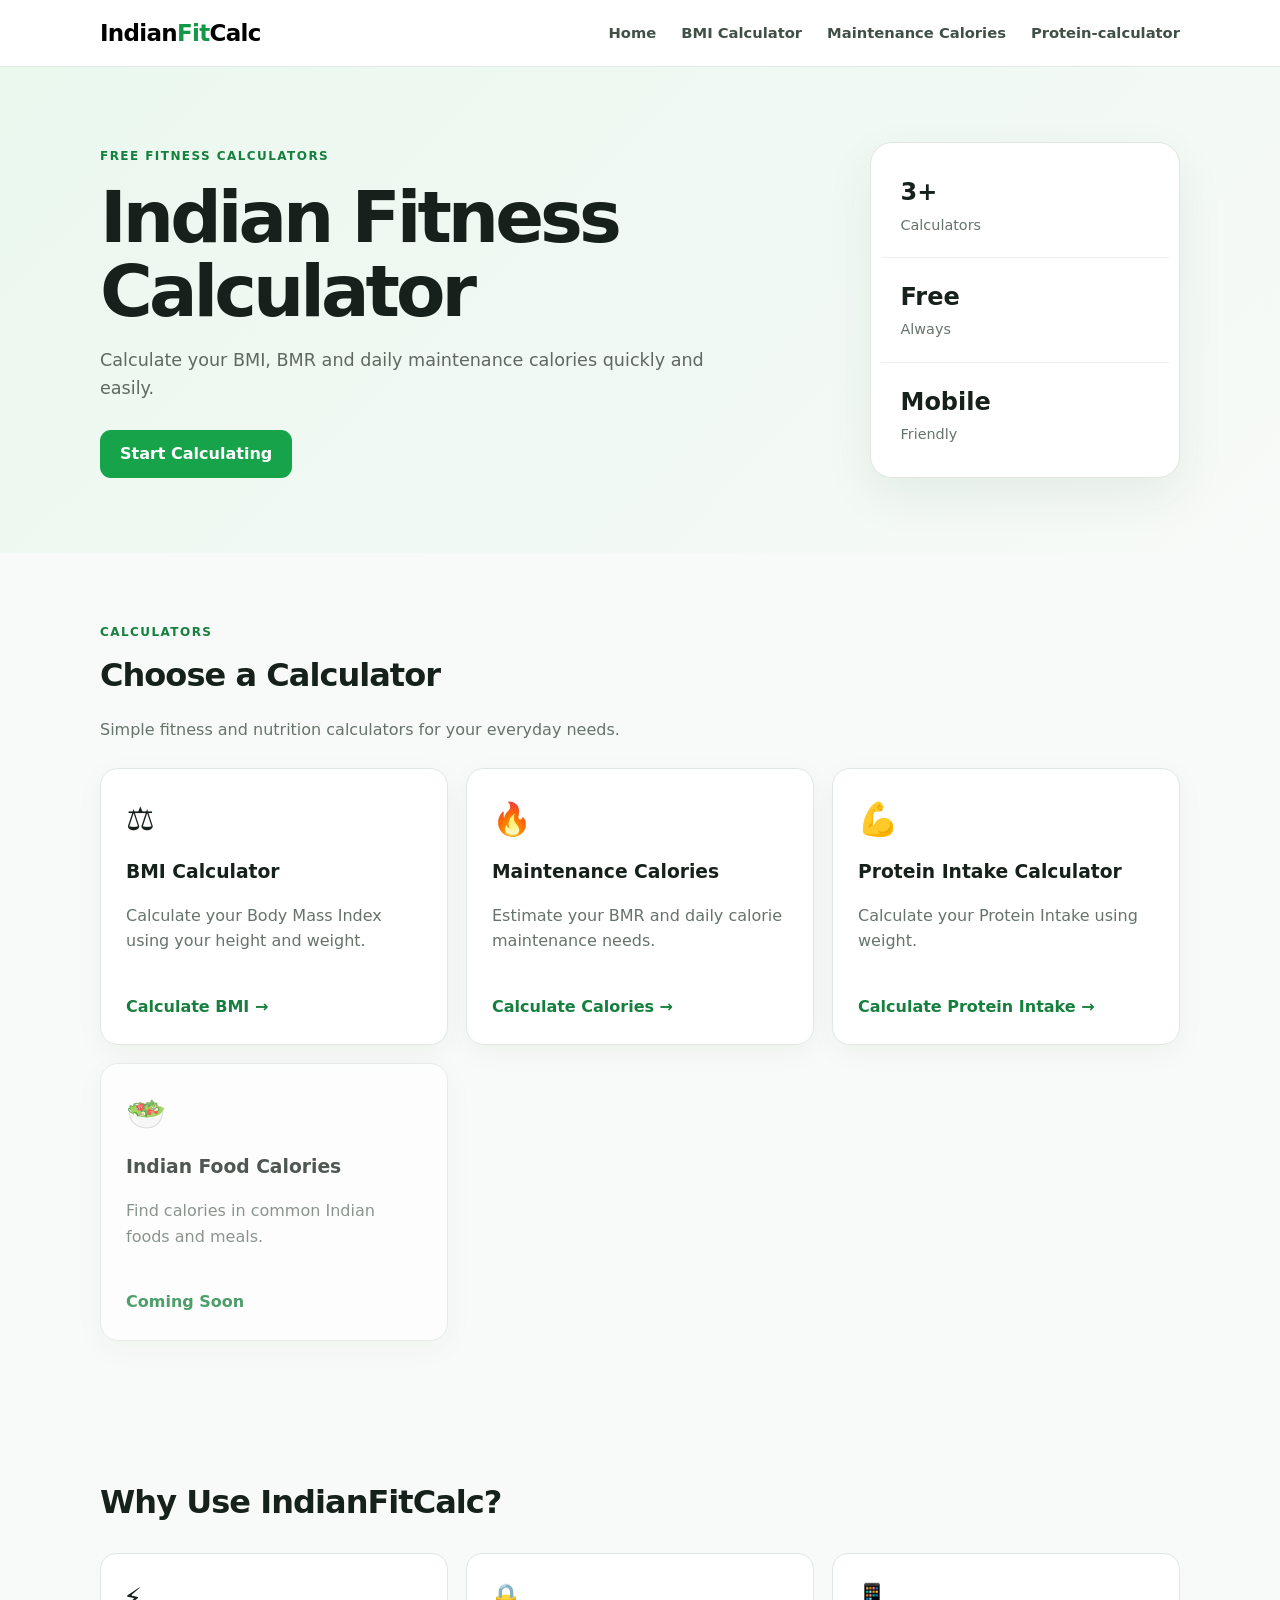
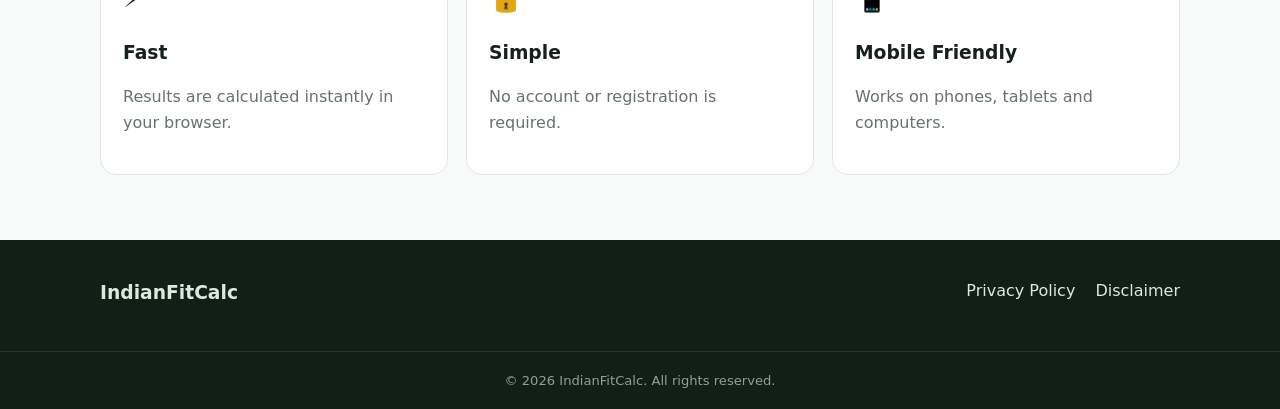
<file: index.html>
<!DOCTYPE html>
<html lang="en">
<head>
    <meta charset="UTF-8">

    <meta name="viewport" content="width=device-width, initial-scale=1.0">

    <meta name="description"
          content="Indian Fitness Calculator - Free BMI, BMR and maintenance calorie calculators for Indians.">

    <meta name="keywords"
          content="BMI calculator India, maintenance calorie calculator, BMR calculator, Indian fitness calculator">

    <meta name="robots" content="index, follow">

    <title>Indian Fitness Calculator - BMI, BMR & Calories</title>

    <link rel="stylesheet" href="style.css">

</head>

<body>

<header class="header">

    <div class="nav-container">

        
<a class="brand" href="index.html">
  Indian<span class="fit">Fit</span><span class="calc">Calc</span>
</a>


        <button class="menu-button" id="menuButton">
            ☰
        </button>

        <nav class="navigation" id="navigation">

            <a href="index.html">Home</a>

            <a href="bmi.html">BMI Calculator</a>

            <a href="maintenance-calories.html">
                Maintenance Calories
            </a>
             <a href="protein-calculator.html">
               Protein-calculator
            </a>

        </nav>

    </div>

</header>


<main>

    <!-- HERO -->

    <section class="hero">

        <div class="container hero-content">

            <div class="hero-text">

                <span class="small-label">
                    FREE FITNESS CALCULATORS
                </span>

                <h1>
                    Indian Fitness Calculator
                </h1>

                <p>
                    Calculate your BMI, BMR and daily maintenance
                    calories quickly and easily.
                </p>

                <a href="#calculators" class="primary-button">
                    Start Calculating
                </a>

            </div>

            <div class="hero-box">

                <div>
                    <strong>3+</strong>
                    <span>Calculators</span>
                </div>

                <div>
                    <strong>Free</strong>
                    <span>Always</span>
                </div>

                <div>
                    <strong>Mobile</strong>
                    <span>Friendly</span>
                </div>

            </div>

        </div>

    </section>


    <!-- TOP AD -->

    <div class="container">

        <div class="ad-container">

            <span>
  </span>

            <!--
            =================================================
            PASTE YOUR AD NETWORK CODE HERE
            =================================================

            Example:

            <script>
            YOUR AD CODE
            </script>

            IMPORTANT:
            Use the ad network's responsive ad unit
            whenever available.
            -->

        </div>

    </div>


    <!-- CALCULATORS -->

    <section class="container section" id="calculators">

        <div class="section-heading">

            <span class="small-label">
                CALCULATORS
            </span>

            <h2>
                Choose a Calculator
            </h2>

            <p>
                Simple fitness and nutrition calculators
                for your everyday needs.
            </p>

        </div>


        <div class="calculator-grid">


            <!-- BMI -->

            <a href="bmi.html" class="calculator-card">

                <div class="calculator-icon">
                    ⚖️
                </div>

                <h3>
                    BMI Calculator
                </h3>

                <p>
                    Calculate your Body Mass Index using
                    your height and weight.
                </p>

                <span class="card-link">
                    Calculate BMI →
                </span>

            </a>


            <!-- MAINTENANCE -->

            <a href="maintenance-calories.html"
               class="calculator-card">

                <div class="calculator-icon">
                    🔥
                </div>

                <h3>
                    Maintenance Calories
                </h3>

                <p>
                    Estimate your BMR and daily calorie
                    maintenance needs.
                </p>

                <span class="card-link">
                    Calculate Calories →
                </span>

            </a>


            <a href="protein-calculator.html" class="calculator-card">

                <div class="calculator-icon">
                    💪
                </div>

                <h3>
                    Protein Intake Calculator
                </h3>

                <p>
                    Calculate your Protein Intake using
                     weight.
                </p>

                <span class="card-link">
                    Calculate Protein Intake →
                </span>

            </a>


            <!-- COMING SOON -->

            <div class="calculator-card coming-soon">

                <div class="calculator-icon">
                    🥗
                </div>

                <h3>
                    Indian Food Calories
                </h3>

                <p>
                    Find calories in common Indian foods
                    and meals.
                </p>

                <span class="card-link">
                    Coming Soon
                </span>

            </div>

        </div>

    </section>


    <!-- MIDDLE AD -->

    <div class="container">

        <div class="ad-container">

            <span></span>

        </div>

    </div>


    <!-- WHY US -->

    <section class="container section">

        <div class="section-heading">

            <h2>
                Why Use IndianFitCalc?
            </h2>

        </div>


        <div class="features">

            <div class="feature">

                <div class="feature-icon">
                    ⚡
                </div>

                <h3>
                    Fast
                </h3>

                <p>
                    Results are calculated instantly
                    in your browser.
                </p>

            </div>


            <div class="feature">

                <div class="feature-icon">
                    🔒
                </div>

                <h3>
                    Simple
                </h3>

                <p>
                    No account or registration
                    is required.
                </p>

            </div>


            <div class="feature">

                <div class="feature-icon">
                    📱
                </div>

                <h3>
                    Mobile Friendly
                </h3>

                <p>
                    Works on phones, tablets
                    and computers.
                </p>

            </div>

        </div>

    </section>


</main>


<footer class="footer">

    <div class="container footer-content">

        <div>

            <h3>
                IndianFitCalc
            </h3>

           

        </div>


        <div class="footer-links">

            <a href="privacy.html">
                Privacy Policy
            </a>

            <a href="disclaimer.html">
                Disclaimer
            </a>

        </div>

    </div>


    <div class="copyright">

        © 2026 IndianFitCalc. All rights reserved.

    </div>

</footer>


<script src="main.js"></script>

</body>
</html>
</file>
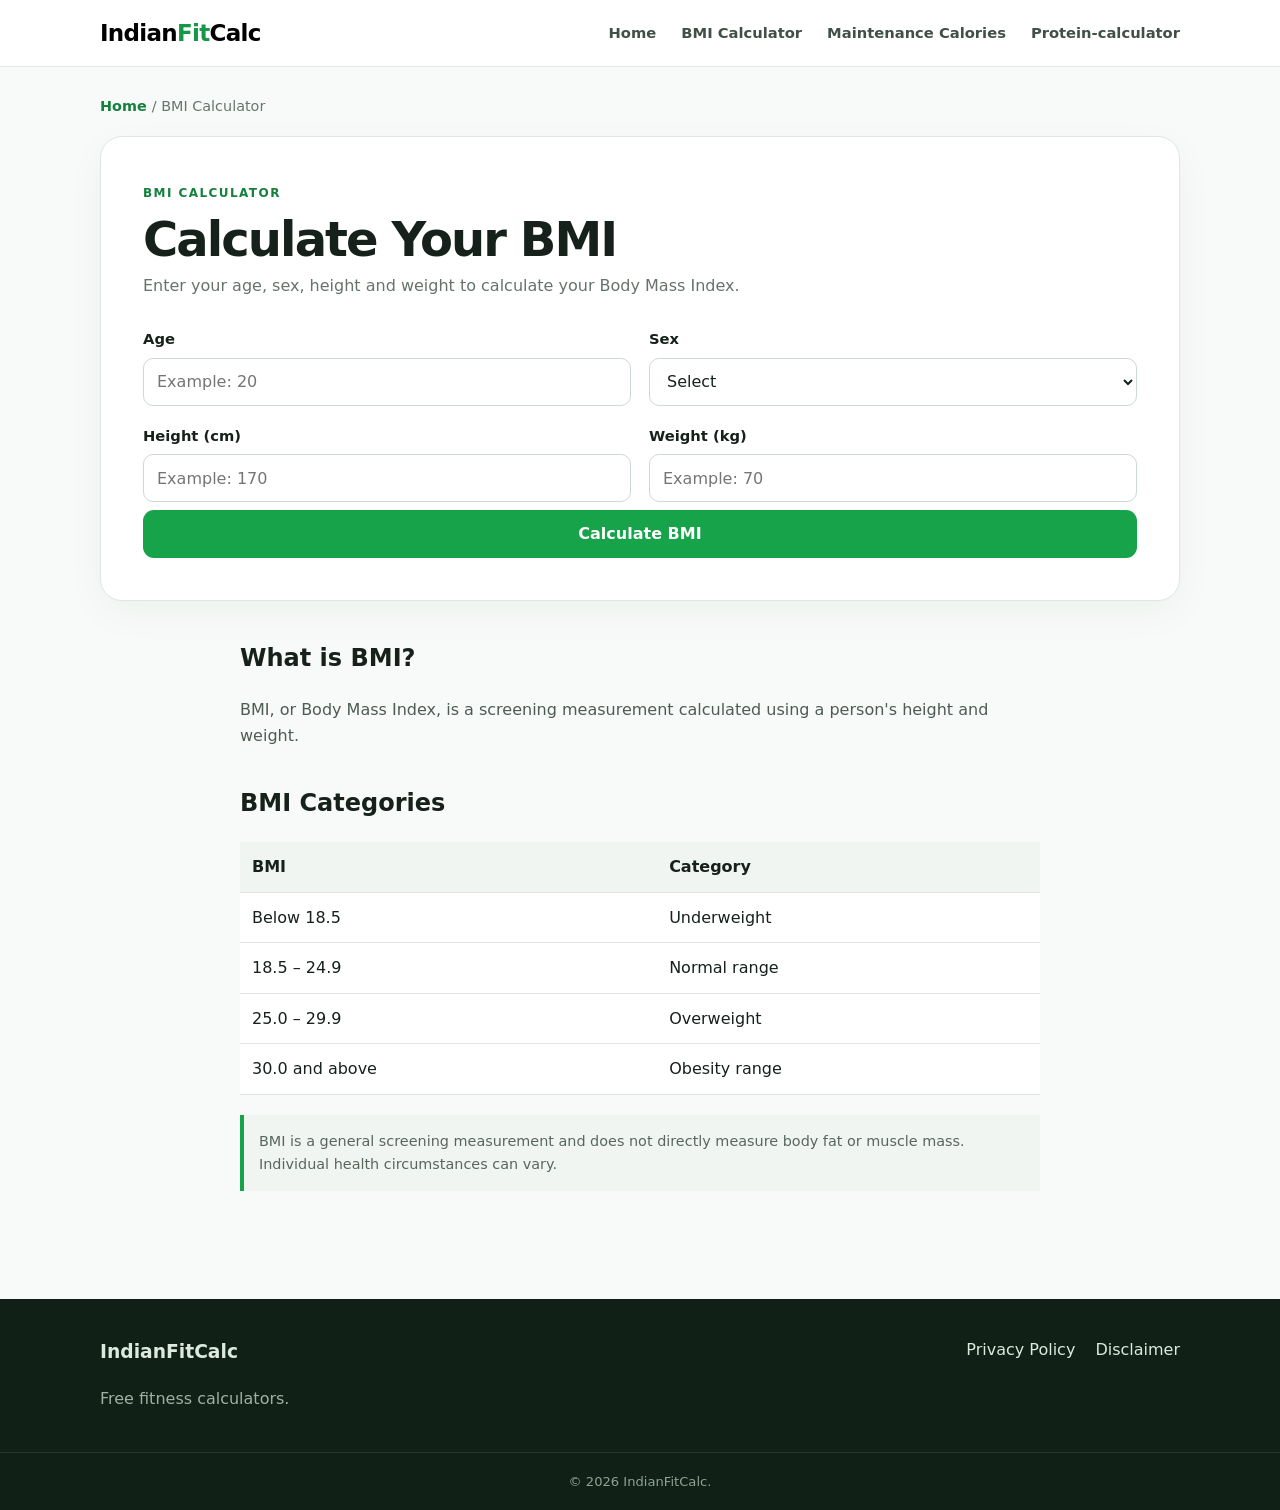
<file: bmi.html>
<!DOCTYPE html>
<html lang="en">

<head>

    <meta charset="UTF-8">

    <meta name="viewport"
          content="width=device-width, initial-scale=1.0">

    <meta name="description"
          content="Free BMI calculator for adults. Calculate BMI using your height and weight.">

    <meta name="robots"
          content="index, follow">

    <title>BMI Calculator - Calculate Your BMI | IndianFitCalc</title>

    <link rel="stylesheet" href="style.css">
    

</head>


<body>


<header class="header">

    <div class="nav-container">

       
<a class="brand" href="index.html">
  Indian<span class="fit">Fit</span><span class="calc">Calc</span>
</a>


        <button class="menu-button" id="menuButton">
            ☰
        </button>

        <nav class="navigation" id="navigation">

            <a href="index.html">
                Home
            </a>

            <a href="bmi.html">
                BMI Calculator
            </a>

            <a href="maintenance-calories.html">
                Maintenance Calories
            </a>
             <a href="protein-calculator.html">
                Protein-calculator
            </a>


        </nav>

    </div>

</header>


<main class="container calculator-page">


    <div class="breadcrumb">

        <a href="index.html">
            Home
        </a>

        /

        BMI Calculator

    </div>


    <!-- CALCULATOR -->

    <section class="calculator-box">

        <span class="small-label">
            BMI CALCULATOR
        </span>

        <h1>
            Calculate Your BMI
        </h1>

        <p class="calculator-description">
            Enter your age, sex, height and weight
            to calculate your Body Mass Index.
        </p>


        <form id="bmiForm">


            <div class="form-grid">


                <div class="form-group">

                    <label for="bmiAge">
                        Age
                    </label>

                    <input
                        type="number"
                        id="bmiAge"
                        placeholder="Example: 20"
                        min="18"
                        max="120"
                        required
                    >

                </div>


                <div class="form-group">

                    <label for="bmiSex">
                        Sex
                    </label>

                    <select id="bmiSex" required>

                        <option value="">
                            Select
                        </option>

                        <option value="male">
                            Male
                        </option>

                        <option value="female">
                            Female
                        </option>

                    </select>

                </div>


                <div class="form-group">

                    <label for="bmiHeight">
                        Height (cm)
                    </label>

                    <input
                        type="number"
                        id="bmiHeight"
                        placeholder="Example: 170"
                        min="100"
                        max="250"
                        step="0.1"
                        required
                    >

                </div>


                <div class="form-group">

                    <label for="bmiWeight">
                        Weight (kg)
                    </label>

                    <input
                        type="number"
                        id="bmiWeight"
                        placeholder="Example: 70"
                        min="20"
                        max="300"
                        step="0.1"
                        required
                    >

                </div>


            </div>


            <button
                type="submit"
                class="primary-button full-button">

                Calculate BMI

            </button>


        </form>

    </section>


    <!-- AD -->

    


    <!-- RESULT -->

    <section
        class="result-box hidden"
        id="bmiResult">


        <span class="small-label">
            YOUR RESULT
        </span>


        <h2>
            Your BMI
        </h2>


        <div class="big-result">

            <strong id="bmiNumber">
                --
            </strong>

        </div>


        <div
            class="result-category"
            id="bmiCategory">

            --

        </div>


        <p id="bmiMessage">
            --

        </p>


        <div class="result-buttons">

            <button
                class="secondary-button"
                id="bmiRecalculate">

                Recalculate

            </button>


            <a
                href="maintenance-calories.html"
                class="primary-button">

                Calculate Maintenance Calories →

            </a>

        </div>


    </section>


    <!-- RESULT AD -->

    

        <!-- PASTE RESPONSIVE AD CODE HERE -->

    


    <!-- INFORMATION -->

    <article class="content">

        <h2>
            What is BMI?
        </h2>

        <p>
            BMI, or Body Mass Index, is a screening
            measurement calculated using a person's
            height and weight.
        </p>


        <h2>
            BMI Categories
        </h2>


        <div class="table-wrapper">

            <table>

                <thead>

                    <tr>

                        <th>
                            BMI
                        </th>

                        <th>
                            Category
                        </th>

                    </tr>

                </thead>


                <tbody>

                    <tr>
                        <td>Below 18.5</td>
                        <td>Underweight</td>
                    </tr>

                    <tr>
                        <td>18.5 – 24.9</td>
                        <td>Normal range</td>
                    </tr>

                    <tr>
                        <td>25.0 – 29.9</td>
                        <td>Overweight</td>
                    </tr>

                    <tr>
                        <td>30.0 and above</td>
                        <td>Obesity range</td>
                    </tr>

                </tbody>

            </table>

        </div>


        <p class="notice">
            BMI is a general screening measurement and
            does not directly measure body fat or muscle
            mass. Individual health circumstances can vary.
        </p>

    </article>


</main>


<footer class="footer">

    <div class="container footer-content">

        <div>

            <h3>
                IndianFitCalc
            </h3>

            <p>
                Free fitness calculators.
            </p>

        </div>


        <div class="footer-links">

            <a href="privacy.html">
                Privacy Policy
            </a>

            <a href="disclaimer.html">
                Disclaimer
            </a>

        </div>

    </div>


    <div class="copyright">

        © 2026 IndianFitCalc.

    </div>

</footer>


<script src="main.js"></script>

<script src="bmi.js"></script>


</body>

</html>
</file>
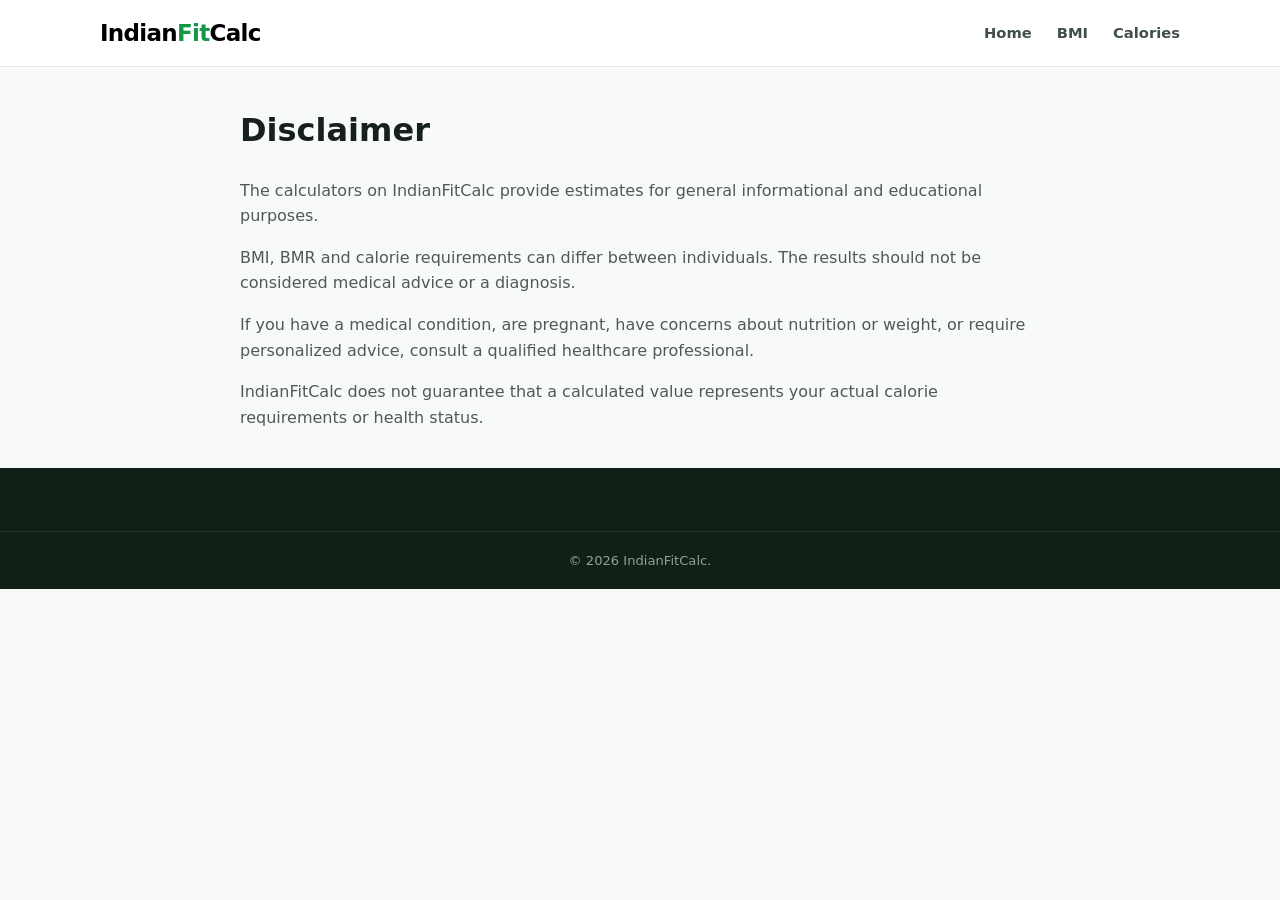
<file: disclaimer.html>
<!DOCTYPE html>
<html lang="en">

<head>

    <meta charset="UTF-8">

    <meta name="viewport"
          content="width=device-width, initial-scale=1.0">

    <title>Disclaimer | IndianFitCalc</title>

    <link rel="stylesheet" href="style.css">
</head>

<body>


<header class="header">

    <div class="nav-container">

       
<a class="brand" href="index.html">
  Indian<span class="fit">Fit</span><span class="calc">Calc</span>
</a>


        <nav class="navigation">

            <a href="index.html">
                Home
            </a>

            <a href="bmi.html">
                BMI
            </a>

            <a href="maintenance-calories.html">
                Calories
            </a>

        </nav>

    </div>

</header>


<main class="container content">

    <h1>
        Disclaimer
    </h1>


    <p>
        The calculators on IndianFitCalc provide
        estimates for general informational and
        educational purposes.
    </p>


    <p>
        BMI, BMR and calorie requirements can differ
        between individuals. The results should not
        be considered medical advice or a diagnosis.
    </p>


    <p>
        If you have a medical condition, are pregnant,
        have concerns about nutrition or weight,
        or require personalized advice, consult a
        qualified healthcare professional.
    </p>


    <p>
        IndianFitCalc does not guarantee that a
        calculated value represents your actual
        calorie requirements or health status.
    </p>

</main>


<footer class="footer">

    <div class="copyright">
        © 2026 IndianFitCalc.
    </div>

</footer>


</body>

</html>
</file>
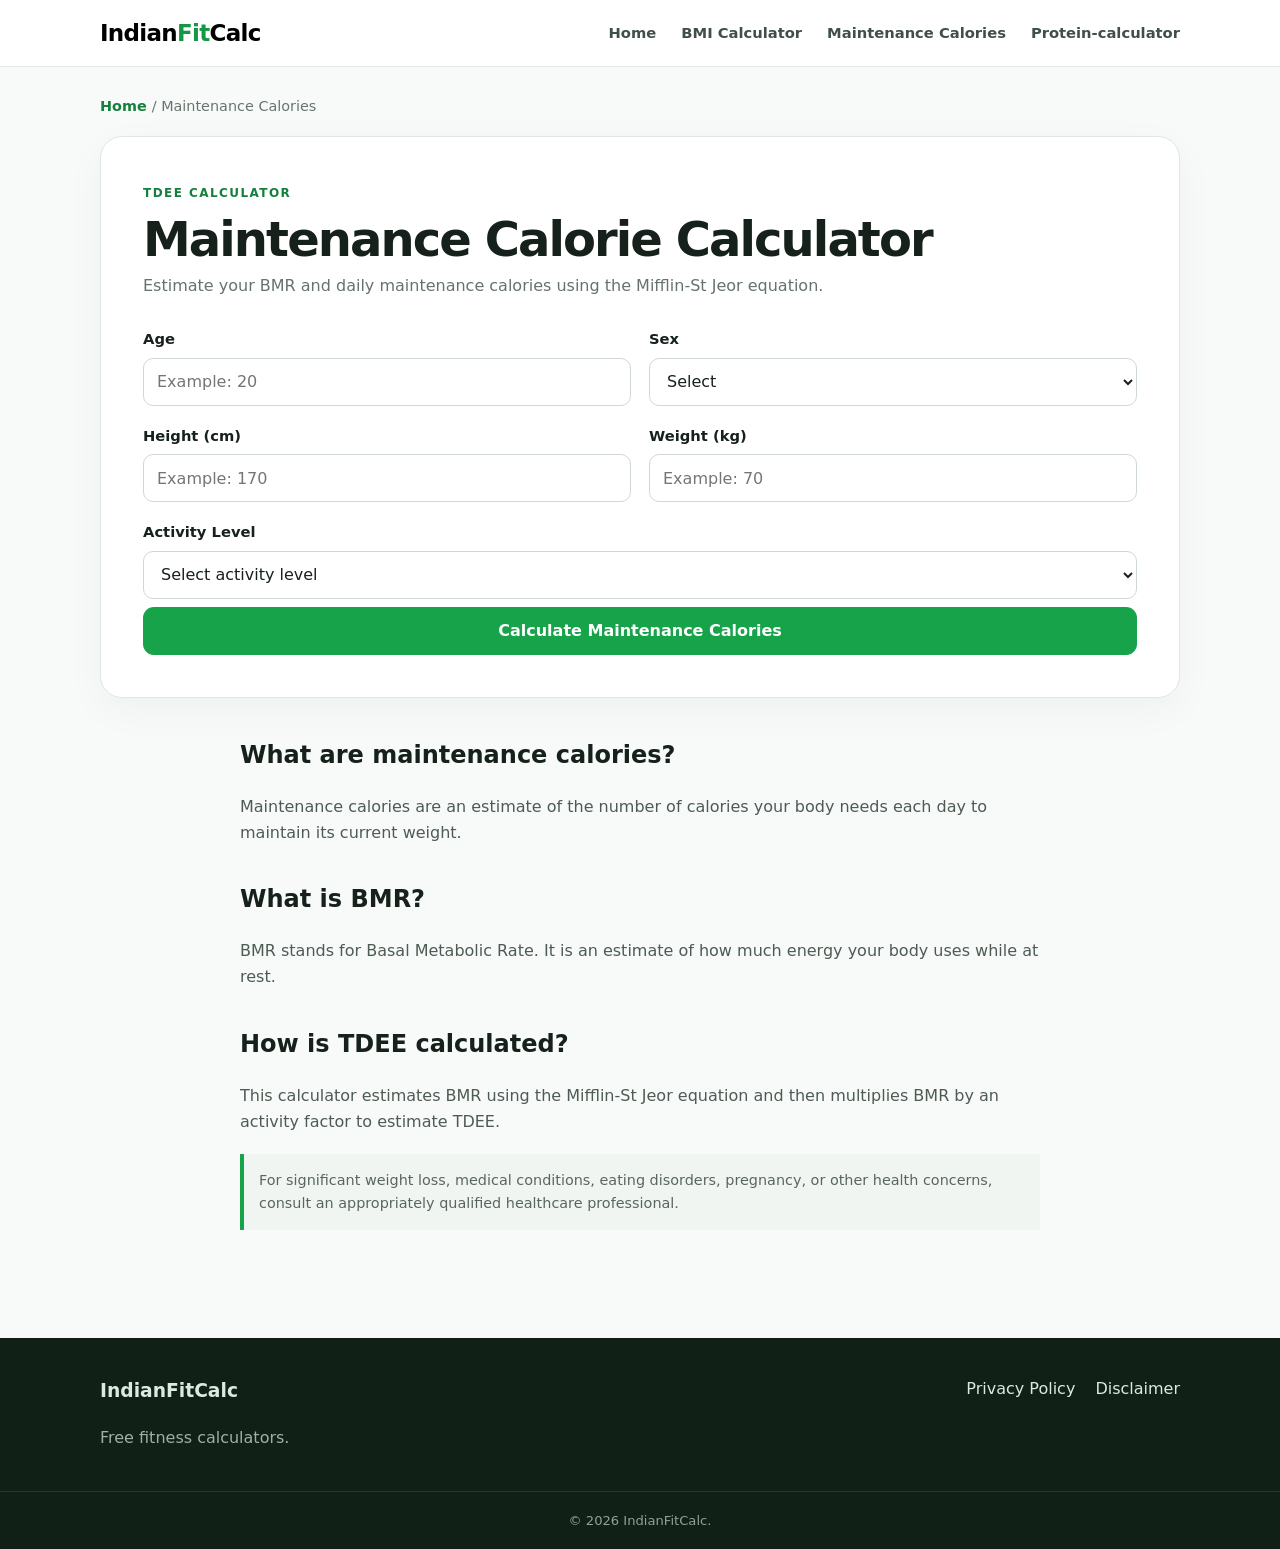
<file: maintenance-calories.html>
<!DOCTYPE html>
<html lang="en">

<head>

    <meta charset="UTF-8">

    <meta name="viewport"
          content="width=device-width, initial-scale=1.0">

    <meta name="description"
          content="Free maintenance calorie calculator. Calculate BMR and daily TDEE using age, height, weight and activity level.">

    <meta name="robots"
          content="index, follow">

    <title>Maintenance Calorie Calculator | IndianFitCalc</title>

    <link rel="stylesheet" href="style.css">
   

</head>


<body>


<header class="header">

    <div class="nav-container">

        
<a class="brand" href="index.html">
  Indian<span class="fit">Fit</span><span class="calc">Calc</span>
</a>

        <button class="menu-button" id="menuButton">
            ☰
        </button>

        <nav class="navigation" id="navigation">

            <a href="index.html">
                Home
            </a>

            <a href="bmi.html">
                BMI Calculator
            </a>

            <a href="maintenance-calories.html">
                Maintenance Calories
            </a>
            <a href="protein-calculator.html">
                Protein-calculator
            </a>


        </nav>

    </div>

</header>


<main class="container calculator-page">


    <div class="breadcrumb">

        <a href="index.html">
            Home
        </a>

        /

        Maintenance Calories

    </div>


    <section class="calculator-box">

        <span class="small-label">
            TDEE CALCULATOR
        </span>


        <h1>
            Maintenance Calorie Calculator
        </h1>


        <p class="calculator-description">

            Estimate your BMR and daily maintenance
            calories using the Mifflin-St Jeor equation.

        </p>


        <form id="calorieForm">


            <div class="form-grid">


                <div class="form-group">

                    <label for="calorieAge">
                        Age
                    </label>

                    <input
                        type="number"
                        id="calorieAge"
                        placeholder="Example: 20"
                        min="18"
                        max="120"
                        required
                    >

                </div>


                <div class="form-group">

                    <label for="calorieSex">
                        Sex
                    </label>

                    <select id="calorieSex" required>

                        <option value="">
                            Select
                        </option>

                        <option value="male">
                            Male
                        </option>

                        <option value="female">
                            Female
                        </option>

                    </select>

                </div>


                <div class="form-group">

                    <label for="calorieHeight">
                        Height (cm)
                    </label>

                    <input
                        type="number"
                        id="calorieHeight"
                        placeholder="Example: 170"
                        min="100"
                        max="250"
                        step="0.1"
                        required
                    >

                </div>


                <div class="form-group">

                    <label for="calorieWeight">
                        Weight (kg)
                    </label>

                    <input
                        type="number"
                        id="calorieWeight"
                        placeholder="Example: 70"
                        min="20"
                        max="300"
                        step="0.1"
                        required
                    >

                </div>


                <div class="form-group full-width">

                    <label for="activity">
                        Activity Level
                    </label>

                    <select id="activity" required>

                        <option value="">
                            Select activity level
                        </option>

                        <option value="1.2">
                            Sedentary — little or no exercise
                        </option>

                        <option value="1.375">
                            Lightly active — exercise 1–3 days/week
                        </option>

                        <option value="1.55">
                            Moderately active — exercise 3–5 days/week
                        </option>

                        <option value="1.725">
                            Very active — exercise 6–7 days/week
                        </option>

                        <option value="1.9">
                            Extra active — very hard training
                        </option>

                    </select>

                </div>


            </div>


            <button
                type="submit"
                class="primary-button full-button">

                Calculate Maintenance Calories

            </button>


        </form>

    </section>


    <!-- AD -->

    <div class="ad-container">

        <span>
           
        </span>

        <!-- PASTE RESPONSIVE AD CODE HERE -->

    </div>


    <!-- RESULT -->

    <section
        class="result-box hidden"
        id="calorieResult">


        <span class="small-label">
            YOUR RESULT
        </span>


        <h2>
            Estimated Maintenance Calories
        </h2>


        <div class="big-result">

            <strong id="tdeeNumber">
                --
            </strong>

            <span>
                kcal/day
            </span>

        </div>


        <div class="calorie-results">


            <div>

                <span>
                    BMR
                </span>

                <strong id="bmrNumber">
                    --
                </strong>

            </div>


            <div>

                <span>
                    Weight Loss Guide
                </span>

                <strong id="lossNumber">
                    --
                </strong>

            </div>


            <div>

                <span>
                    Weight Gain Guide
                </span>

                <strong id="gainNumber">
                    --
                </strong>

            </div>


        </div>


        <p class="notice">

            These values are estimates. Actual calorie
            requirements can differ between individuals.

        </p>


        <div class="result-buttons">

            <button
                class="secondary-button"
                id="calorieRecalculate">

                Recalculate

            </button>


            <a
                href="bmi.html"
                class="primary-button">

                Calculate BMI →

            </a>

        </div>


    </section>


    <!-- AD -->

    <div class="ad-container">

        <span>
            
        </span>

        <!-- PASTE RESPONSIVE AD CODE HERE -->

    </div>


    <!-- CONTENT -->

    <article class="content">


        <h2>
            What are maintenance calories?
        </h2>


        <p>

            Maintenance calories are an estimate of the
            number of calories your body needs each day
            to maintain its current weight.

        </p>


        <h2>
            What is BMR?
        </h2>


        <p>

            BMR stands for Basal Metabolic Rate. It is
            an estimate of how much energy your body uses
            while at rest.

        </p>


        <h2>
            How is TDEE calculated?
        </h2>


        <p>

            This calculator estimates BMR using the
            Mifflin-St Jeor equation and then multiplies
            BMR by an activity factor to estimate TDEE.

        </p>


        <p class="notice">

            For significant weight loss, medical conditions,
            eating disorders, pregnancy, or other health
            concerns, consult an appropriately qualified
            healthcare professional.

        </p>


    </article>


</main>


<footer class="footer">

    <div class="container footer-content">

        <div>

            <h3>
                IndianFitCalc
            </h3>

            <p>
                Free fitness calculators.
            </p>

        </div>


        <div class="footer-links">

            <a href="privacy.html">
                Privacy Policy
            </a>

            <a href="disclaimer.html">
                Disclaimer
            </a>

        </div>

    </div>


    <div class="copyright">

        © 2026 IndianFitCalc.

    </div>

</footer>


<script src="main.js"></script>

<script src="calories.js"></script>


</body>

</html>
</file>
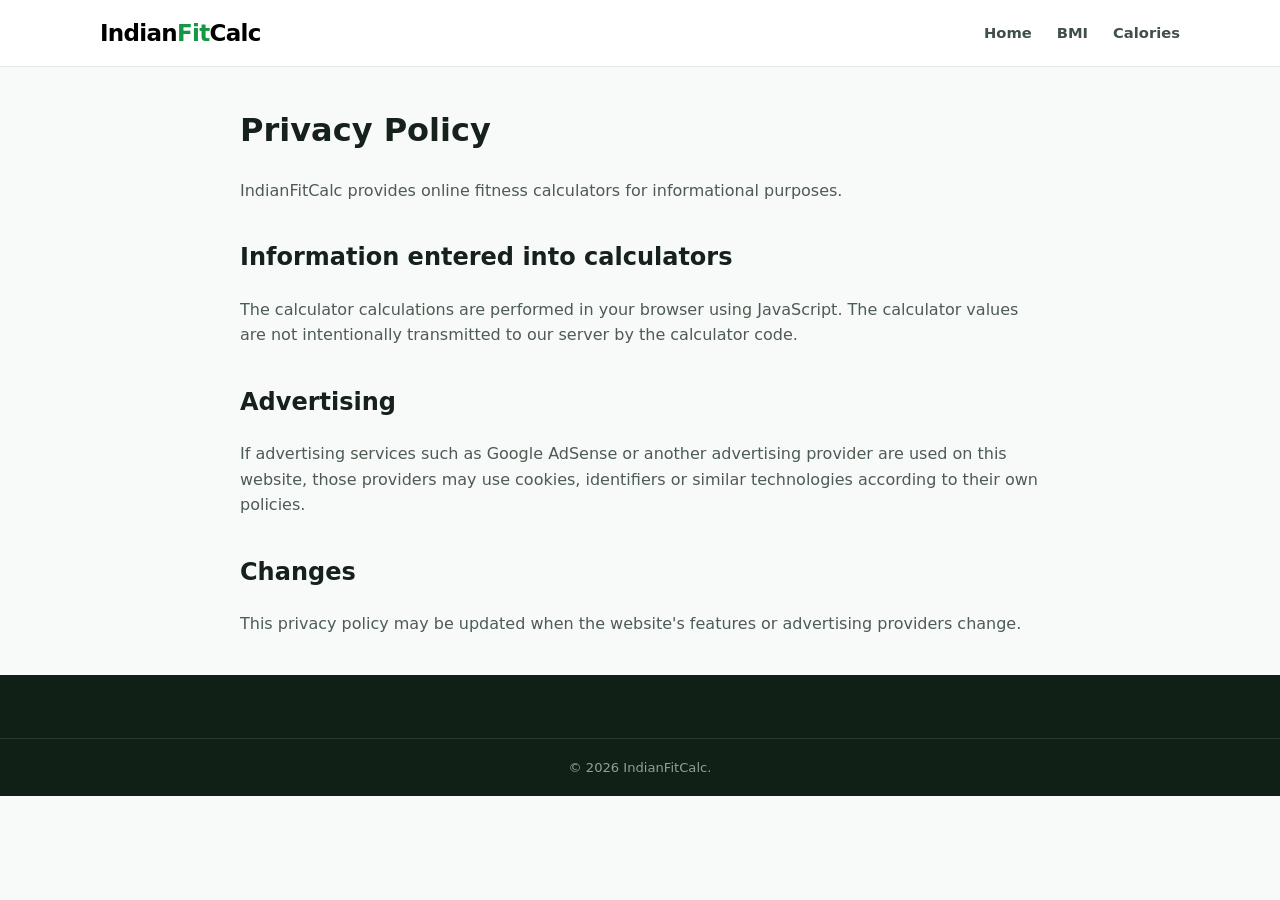
<file: privacy.html>
<!DOCTYPE html>
<html lang="en">

<head>

    <meta charset="UTF-8">

    <meta name="viewport"
          content="width=device-width, initial-scale=1.0">

    <title>Privacy Policy | IndianFitCalc</title>

    <link rel="stylesheet" href="style.css">
    

</head>

<body>


<header class="header">

    <div class="nav-container">

        
<a class="brand" href="index.html">
  Indian<span class="fit">Fit</span><span class="calc">Calc</span>
</a>


        <nav class="navigation">

            <a href="index.html">
                Home
            </a>

            <a href="bmi.html">
                BMI
            </a>

            <a href="maintenance-calories.html">
                Calories
            </a>

        </nav>

    </div>

</header>


<main class="container content">

    <h1>
        Privacy Policy
    </h1>


    <p>
        IndianFitCalc provides online fitness calculators
        for informational purposes.
    </p>


    <h2>
        Information entered into calculators
    </h2>


    <p>
        The calculator calculations are performed in
        your browser using JavaScript. The calculator
        values are not intentionally transmitted to
        our server by the calculator code.
    </p>


    <h2>
        Advertising
    </h2>


    <p>
        If advertising services such as Google AdSense
        or another advertising provider are used on
        this website, those providers may use cookies,
        identifiers or similar technologies according
        to their own policies.
    </p>


    <h2>
        Changes
    </h2>


    <p>
        This privacy policy may be updated when the
        website's features or advertising providers
        change.
    </p>

</main>


<footer class="footer">

    <div class="copyright">
        © 2026 IndianFitCalc.
    </div>

</footer>


</body>

</html>
</file>
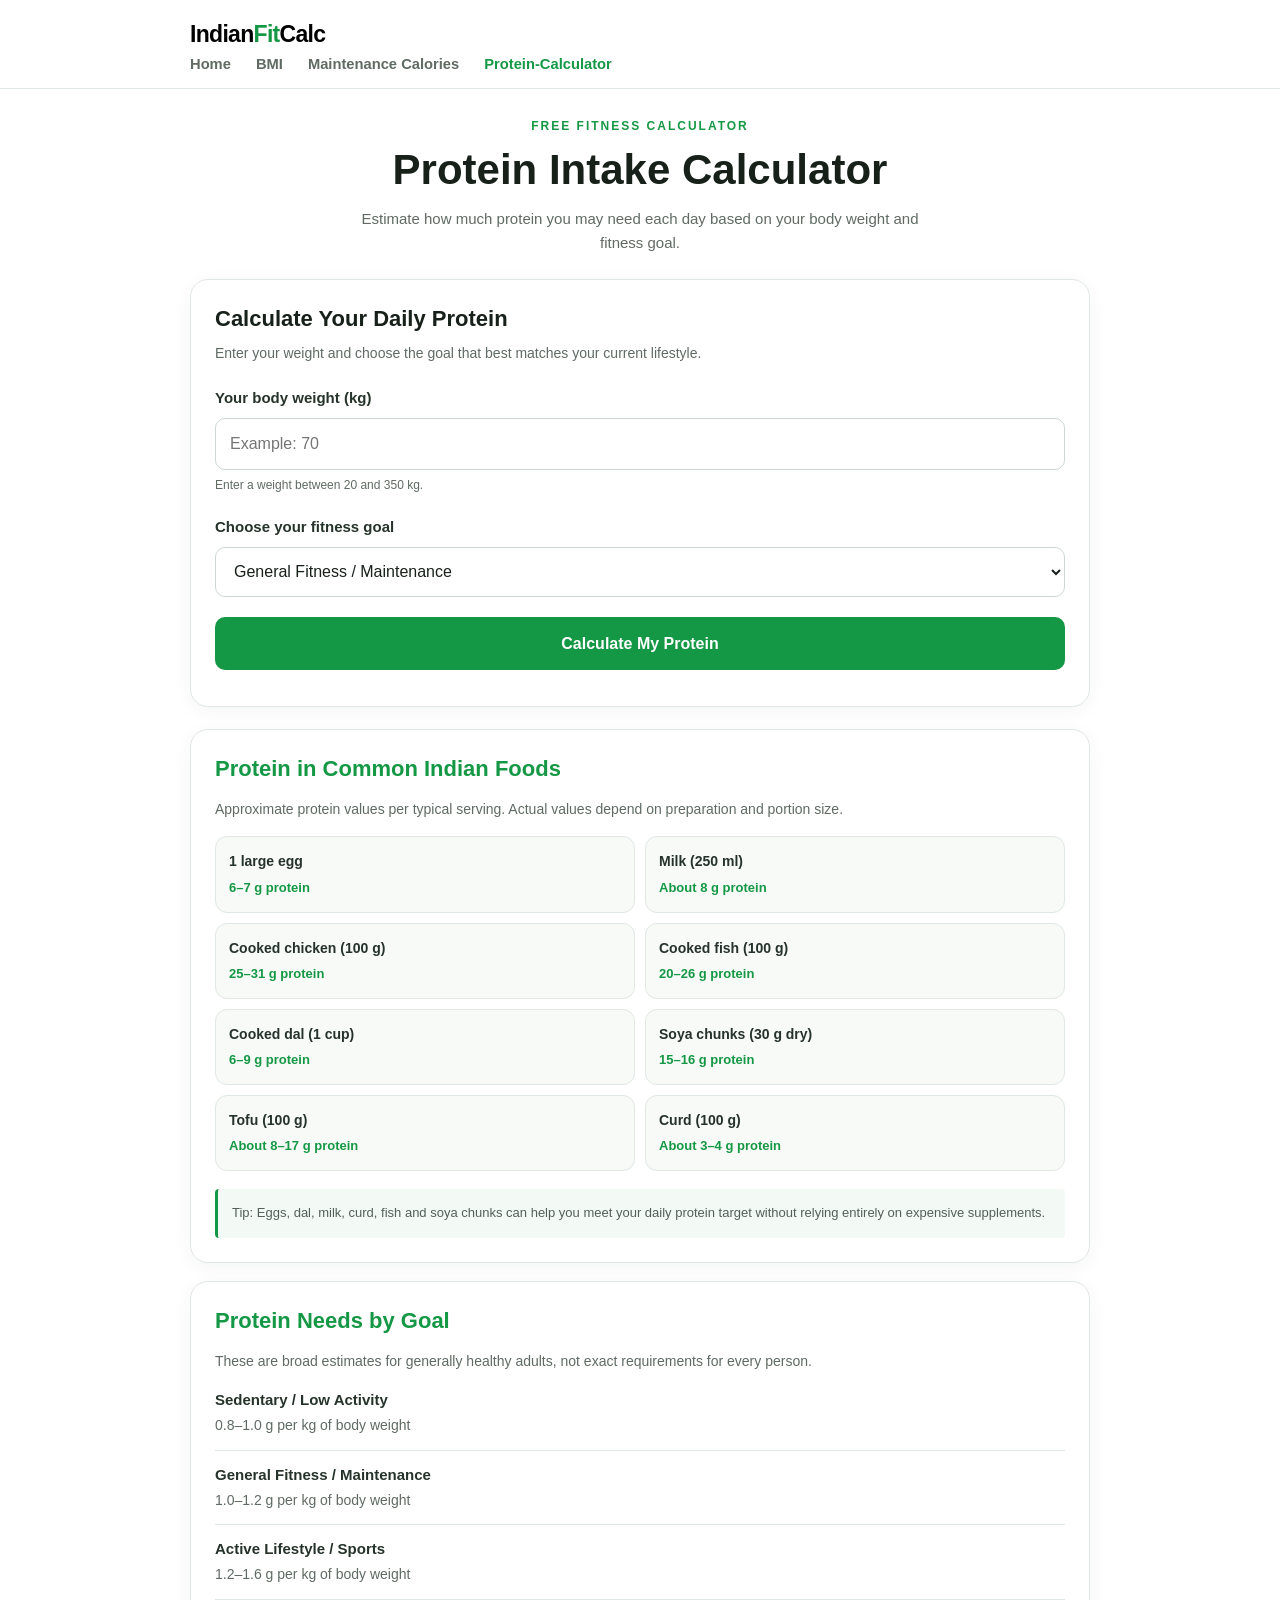
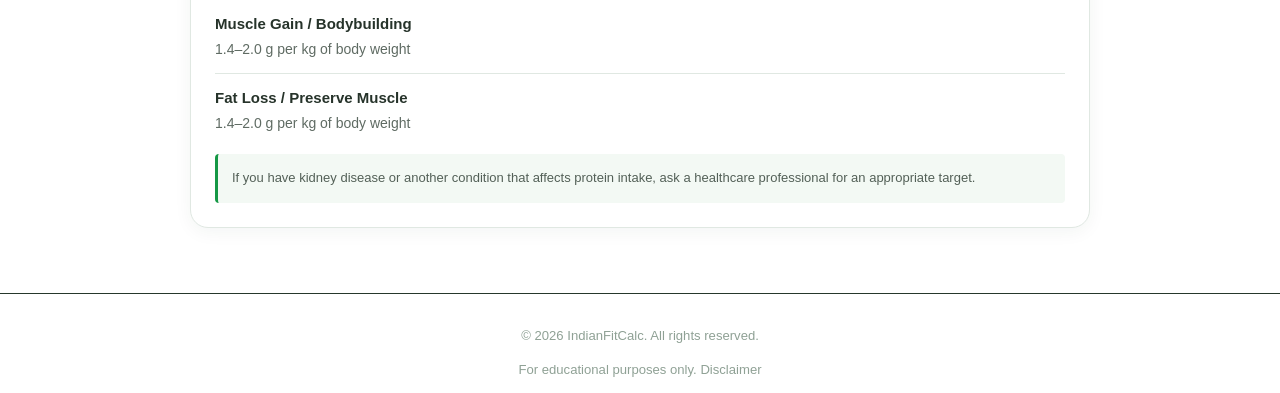
<file: protein-calculator.html>
<!DOCTYPE html>
<html lang="en">
<head>
  <meta charset="UTF-8">
  <meta name="viewport" content="width=device-width, initial-scale=1.0">
  <meta name="theme-color" content="#080a09">

  <title>Protein Intake Calculator | IndianFitCalc</title>
  <meta name="description" content="Calculate your estimated daily protein requirements based on body weight and fitness goals. Includes common Indian food protein examples.">

  
<style>
  * {
    box-sizing: border-box;
  }

  :root {
    --bg: #ffffff;
    --card: #ffffff;
    --green: #159845;
    --light-green: #159845;
    --white: #17211a;
    --muted: #5f6b63;
    --border: #e0e8e2;
  }

  html {
    width: 100%;
    scroll-behavior: smooth;
    -webkit-text-size-adjust: 100%;
  }

  body {
    margin: 0;
    width: 100%;
    min-width: 0;
    overflow-x: hidden;
    background: var(--bg);
    color: var(--white);
    font-family: Arial, Helvetica, sans-serif;
    line-height: 1.6;
  }

  a {
    color: inherit;
    text-decoration: none;
  }

  button, input, select {
    font: inherit;
  }

  .container {
    width: min(100% - 32px, 900px);
    margin-inline: auto;
  }

  header {
    border-bottom: 1px solid var(--border);
    background: #ffffff;
  }

  .header-inner {
    padding: 16px 0 12px;
  }

 

.brand {
  display: inline-block;
  color: #000000;
  font-size: 23px;
  font-weight: 900;
  letter-spacing: -0.7px;
}

.brand .fit {
  color: #159845;
}

.brand .calc {
  color: #000000;
}



 .navigation {
    display: flex;

    align-items: center;

    gap: 25px;
}


.navigation a {
    font-size: 0.92rem;

    font-weight: 650;

    color: #405047;
}


.navigation a:hover {
    color: #16a34a;
}





  main {
    padding: 28px 0 40px;
  }

  .hero {
    margin-bottom: 24px;
    text-align: center;
  }

  .eyebrow {
    color: var(--green);
    font-size: 12px;
    font-weight: 800;
    letter-spacing: 2px;
    text-transform: uppercase;
  }

  h1 {
    margin: 8px 0;
    color: #17211a;
    font-size: clamp(27px, 6vw, 42px);
    line-height: 1.2;
    overflow-wrap: anywhere;
  }

  .hero p {
    max-width: 570px;
    margin: 12px auto 0;
    color: var(--muted);
    font-size: 15px;
  }

  .calculator,
  .section-card {
    min-width: 0;
    padding: 24px;
    border: 1px solid var(--border);
    border-radius: 18px;
    background: #ffffff;
    box-shadow: 0 4px 18px rgba(20, 50, 30, 0.05);
  }

  .calculator h2,
  .section-card h2 {
    margin: 0 0 8px;
    color: #17211a;
    font-size: 22px;
    line-height: 1.35;
  }

  .description {
    margin: 0 0 22px;
    color: var(--muted);
    font-size: 14px;
  }

  .form-group {
    margin-bottom: 20px;
  }

  label {
    display: block;
    margin-bottom: 8px;
    color: #26332a;
    font-size: 15px;
    font-weight: 700;
  }

  input,
  select {
    display: block;
    width: 100%;
    min-width: 0;
    min-height: 50px;
    padding: 12px 14px;
    border: 1px solid #ccd8cf;
    border-radius: 10px;
    outline: none;
    background: #ffffff;
    color: #17211a;
    font-size: 16px;
  }

  input:focus,
  select:focus {
    border-color: var(--green);
    box-shadow: 0 0 0 3px rgba(21, 152, 69, 0.12);
  }

  select option {
    background: #ffffff;
    color: #17211a;
  }

  .hint {
    display: block;
    margin-top: 6px;
    color: var(--muted);
    font-size: 12px;
  }

  .calculate-btn {
    width: 100%;
    min-height: 52px;
    padding: 14px 18px;
    border: 0;
    border-radius: 10px;
    background: var(--green);
    color: #ffffff;
    font-size: 16px;
    font-weight: 800;
    cursor: pointer;
    transition: background 0.2s;
  }

  .calculate-btn:hover {
    background: #107a37;
  }

  .calculate-btn:focus-visible {
    outline: 3px solid #159845;
    outline-offset: 3px;
  }

  .error {
    margin-top: 12px;
    color: #c62828;
    font-size: 14px;
  }

  .result {
    display: none;
    min-width: 0;
    margin-top: 22px;
    padding: 20px;
    border: 1px solid #b8e2c5;
    border-radius: 14px;
    background: #f0fbf3;
  }

  .result.show {
    display: block;
  }

  .result-label {
    color: var(--muted);
    font-size: 14px;
  }

  .result-number {
    margin: 6px 0;
    color: var(--green);
    font-size: clamp(30px, 7vw, 42px);
    font-weight: 900;
    line-height: 1.25;
    overflow-wrap: anywhere;
  }

  .result-number small {
    font-size: 17px;
    font-weight: 600;
  }

  .result p {
    margin: 8px 0 0;
    color: var(--muted);
    font-size: 14px;
    overflow-wrap: anywhere;
  }

  .result strong {
    color: #17211a;
  }

  .sections {
    display: grid;
    gap: 18px;
    margin-top: 22px;
  }

  .section-card h2 {
    color: var(--green);
  }

  .section-card > p {
    color: var(--muted);
    font-size: 14px;
  }

  .food-list {
    display: grid;
    grid-template-columns: repeat(2, minmax(0, 1fr));
    gap: 10px;
    margin-top: 16px;
  }

  .food-item {
    min-width: 0;
    padding: 13px;
    border: 1px solid var(--border);
    border-radius: 12px;
    background: #f8faf8;
  }

  .food-item strong {
    display: block;
    color: #26332a;
    font-size: 14px;
    overflow-wrap: anywhere;
  }

  .food-item span {
    display: block;
    margin-top: 5px;
    color: var(--green);
    font-size: 13px;
    font-weight: 700;
    overflow-wrap: anywhere;
  }

  .note {
    margin-top: 18px;
    padding: 14px;
    border-left: 3px solid var(--green);
    border-radius: 4px;
    background: #f3f9f4;
    color: #536057;
    font-size: 13px;
    overflow-wrap: anywhere;
  }

  .goal-list {
    display: grid;
    gap: 12px;
    margin-top: 16px;
  }

  .goal-item {
    padding-bottom: 12px;
    border-bottom: 1px solid var(--border);
  }

  .goal-item:last-child {
    padding-bottom: 0;
    border-bottom: 0;
  }

  .goal-item strong {
    display: block;
    color: #26332a;
    font-size: 15px;
  }

  .goal-item span {
    color: var(--muted);
    font-size: 14px;
  }

  .footer {
    padding: 38px 0 18px;

    background: #102017;

    color: #dce9df;
}


.footer-content {
    display: flex;

    justify-content: space-between;

    gap: 30px;
}


.footer h3 {
    margin-top: 0;
}


.footer p {
    color: #9fb0a3;
}


.footer-links {
    display: flex;

    gap: 20px;
}


.footer-links a:hover {
    color: #70d58c;
}


.copyright {
    text-align: center;

    margin: 25px 0 0;

    padding-top: 18px;

    border-top: 1px solid #26382c;

    color: #8fa195;

    font-size: 0.82rem;
}



  @media (max-width: 480px) {
    .container {
      width: calc(100% - 24px);
    }

    .header-inner {
      padding-top: 13px;
    }

    .brand {
      font-size: 21px;
    }

    nav {
      gap: 16px;
    }

    nav a {
      font-size: 13px;
    }

    main {
      padding-top: 23px;
    }

    .hero {
      margin-bottom: 20px;
    }

    .hero p {
      font-size: 14px;
    }

    .calculator,
    .section-card {
      padding: 17px;
      border-radius: 14px;
    }

    .calculator h2,
    .section-card h2 {
      font-size: 20px;
    }

    .food-list {
      grid-template-columns: minmax(0, 1fr);
    }

    .result {
      padding: 16px;
    }
  }

  @media (prefers-reduced-motion: reduce) {
    html {
      scroll-behavior: auto;
    }

    * {
      transition: none !important;
    }
  }
  /* Fix navigation link colors on mobile */
nav a,
nav a:link,
nav a:visited {
  color: #5f6b63 !important;
  background: transparent !important;
  -webkit-tap-highlight-color: transparent;
  text-decoration: none;
  outline: none;
}

/* Green on hover or active page */
nav a:hover,
nav a:active,
nav a.active {
  color: #159845 !important;
  background: transparent !important;
}

/* Prevent blue focus background */
nav a:focus {
  background: transparent !important;
  outline: none;
}

/* Keep logo colors */
.brand {
  color: #000000 !important;
  -webkit-tap-highlight-color: transparent;
}

.brand .fit {
  color: #159845 !important;
}

.brand .calc {
  color: #000000 !important;
}
</style>

</head>

<body>
  <header>
    <div class="container header-inner">
     
<a class="brand" href="index.html">
  Indian<span class="fit">Fit</span><span class="calc">Calc</span>
</a>

 
        <nav class="navigation" id="navigation">

        <a href="index.html">Home</a>
        <a href="bmi.html">BMI</a>
        <a href="maintenance-calories.html">Maintenance Calories</a>
        <a class="active" href="protein-calculator.html">
          Protein-Calculator
        </a>
      </nav>
    </div>
  </header>

  <main class="container">
    <section class="hero">
      <div class="eyebrow">Free Fitness Calculator</div>
      <h1>Protein Intake Calculator</h1>
      <p>
        Estimate how much protein you may need each day
        based on your body weight and fitness goal.
      </p>
    </section>

    <section class="calculator">
      <h2>Calculate Your Daily Protein</h2>
      <p class="description">
        Enter your weight and choose the goal that best
        matches your current lifestyle.
      </p>

      <form id="proteinForm">
        <div class="form-group">
          <label for="weight">Your body weight (kg)</label>
          <input
            type="number"
            id="weight"
            name="weight"
            min="20"
            max="350"
            step="0.1"
            placeholder="Example: 70"
            inputmode="decimal"
            required
          >
          <span class="hint">
            Enter a weight between 20 and 350 kg.
          </span>
        </div>

        <div class="form-group">
          <label for="goal">Choose your fitness goal</label>
          <select id="goal" name="goal" required>
            <option value="sedentary">
              Sedentary / Low Activity
            </option>
            <option value="general" selected>
              General Fitness / Maintenance
            </option>
            <option value="active">
              Active Lifestyle / Sports
            </option>
            <option value="muscle">
              Muscle Gain / Bodybuilding
            </option>
            <option value="fatloss">
              Fat Loss / Preserve Muscle
            </option>
          </select>
        </div>

        <button type="submit" class="calculate-btn">
          Calculate My Protein
        </button>

        <div
          id="error"
          class="error"
          role="alert"
          aria-live="polite"
        ></div>
      </form>

      <div
        class="result"
        id="result"
        role="status"
        aria-live="polite"
        aria-atomic="true"
      >
        <div class="result-label">
          Your estimated daily protein range
        </div>
        <div class="result-number" id="proteinValue">
          -- <small>g/day</small>
        </div>
        <p id="proteinExplanation"></p>
        <p>
          This is an estimate, not a personalised medical
          prescription.
        </p>
      </div>
    </section>

    <div class="sections">
      <section class="section-card">
        <h2>Protein in Common Indian Foods</h2>
        <p>
          Approximate protein values per typical serving.
          Actual values depend on preparation and portion size.
        </p>

        <div class="food-list">
          <div class="food-item">
            <strong>1 large egg</strong>
            <span>6–7 g protein</span>
          </div>

          <div class="food-item">
            <strong>Milk (250 ml)</strong>
            <span>About 8 g protein</span>
          </div>

          <div class="food-item">
            <strong>Cooked chicken (100 g)</strong>
            <span>25–31 g protein</span>
          </div>

          <div class="food-item">
            <strong>Cooked fish (100 g)</strong>
            <span>20–26 g protein</span>
          </div>

          <div class="food-item">
            <strong>Cooked dal (1 cup)</strong>
            <span>6–9 g protein</span>
          </div>

          <div class="food-item">
            <strong>Soya chunks (30 g dry)</strong>
            <span>15–16 g protein</span>
          </div>

          <div class="food-item">
            <strong>Tofu (100 g)</strong>
            <span>About 8–17 g protein</span>
          </div>

          <div class="food-item">
            <strong>Curd (100 g)</strong>
            <span>About 3–4 g protein</span>
          </div>
        </div>

        <div class="note">
          Tip: Eggs, dal, milk, curd, fish and soya chunks
          can help you meet your daily protein target without
          relying entirely on expensive supplements.
        </div>
      </section>

      <section class="section-card">
        <h2>Protein Needs by Goal</h2>
        <p>
          These are broad estimates for generally healthy adults,
          not exact requirements for every person.
        </p>

        <div class="goal-list">
          <div class="goal-item">
            <strong>Sedentary / Low Activity</strong>
            <span>0.8–1.0 g per kg of body weight</span>
          </div>

          <div class="goal-item">
            <strong>General Fitness / Maintenance</strong>
            <span>1.0–1.2 g per kg of body weight</span>
          </div>

          <div class="goal-item">
            <strong>Active Lifestyle / Sports</strong>
            <span>1.2–1.6 g per kg of body weight</span>
          </div>

          <div class="goal-item">
            <strong>Muscle Gain / Bodybuilding</strong>
            <span>1.4–2.0 g per kg of body weight</span>
          </div>

          <div class="goal-item">
            <strong>Fat Loss / Preserve Muscle</strong>
            <span>1.4–2.0 g per kg of body weight</span>
          </div>
        </div>

        <div class="note">
          If you have kidney disease or another condition that
          affects protein intake, ask a healthcare professional
          for an appropriate target.
        </div>
      </section>
    </div>
  </main>

  <footer>
    <div class="copyright">
    <p>
      
      © <span id="year"></span> IndianFitCalc.
      All rights reserved.
    </p>
    <p>
      For educational purposes only.
      <a href="disclaimer.html">Disclaimer</a>
    </p>
    </div>
  </footer>

  <script>
    const form = document.getElementById("proteinForm");
    const weightInput = document.getElementById("weight");
    const goalInput = document.getElementById("goal");
    const result = document.getElementById("result");
    const proteinValue = document.getElementById("proteinValue");
    const proteinExplanation =
      document.getElementById("proteinExplanation");
    const error = document.getElementById("error");

    document.getElementById("year").textContent =
      new Date().getFullYear();

    const goals = {
      sedentary: {
        min: 0.8,
        max: 1.0,
        name: "Sedentary / Low Activity"
      },
      general: {
        min: 1.0,
        max: 1.2,
        name: "General Fitness / Maintenance"
      },
      active: {
        min: 1.2,
        max: 1.6,
        name: "Active Lifestyle / Sports"
      },
      muscle: {
        min: 1.4,
        max: 2.0,
        name: "Muscle Gain / Bodybuilding"
      },
      fatloss: {
        min: 1.4,
        max: 2.0,
        name: "Fat Loss / Preserve Muscle"
      }
    };

    form.addEventListener("submit", function (event) {
      event.preventDefault();

      const weight = Number(weightInput.value);
      const selectedGoal = goals[goalInput.value];

      if (
        !Number.isFinite(weight) ||
        weight < 20 ||
        weight > 350
      ) {
        error.textContent =
          "Please enter a valid weight between 20 and 350 kg.";
        result.classList.remove("show");
        return;
      }

      const minimum = Math.round(weight * selectedGoal.min);
      const maximum = Math.round(weight * selectedGoal.max);

      error.textContent = "";

      proteinValue.innerHTML =
        `${minimum}–${maximum} <small>g/day</small>`;

      proteinExplanation.textContent =
        `For ${weight} kg body weight and your goal of ` +
        `${selectedGoal.name.toLowerCase()}, this estimate ` +
        `uses ${selectedGoal.min}–${selectedGoal.max} g of ` +
        `protein per kg of body weight.`;

      result.classList.add("show");
    });
    




  </script>
</body>
</html>
</file>
<file: style.css>
/* =========================================
   INDIANFITCALC
   MAIN RESPONSIVE STYLESHEET
   ========================================= */


/* RESET */

* {
    box-sizing: border-box;
}


html {
    scroll-behavior: smooth;
}


body {
    margin: 0;

    font-family:
        Inter,
        system-ui,
        -apple-system,
        BlinkMacSystemFont,
        "Segoe UI",
        sans-serif;

    color: #17211b;

    background: #f7faf8;

    line-height: 1.6;

    overflow-x: hidden;
}


img {
    max-width: 100%;
}


a {
    text-decoration: none;
    color: inherit;
}


button,
input,
select {
    font: inherit;
}


/* CONTAINER */

.container {
    width: min(100% - 28px, 1080px);

    margin-left: auto;
    margin-right: auto;
}


/* HEADER */

.header {
    background: #ffffff;

    border-bottom: 1px solid #e4e9e5;

    position: sticky;

    top: 0;

    z-index: 100;
}


.nav-container {
    width: min(100% - 28px, 1080px);

    min-height: 66px;

    margin: auto;

    display: flex;

    align-items: center;

    justify-content: space-between;
}



.brand {
  display: inline-block;
  color: #000000;
  font-size: 23px;
  font-weight: 900;
  letter-spacing: -0.7px;
}

.brand .fit {
  color: #159845;
}

.brand .calc {
  color: #000000;
}


.navigation {
    display: flex;

    align-items: center;

    gap: 25px;
}


.navigation a {
    font-size: 0.92rem;

    font-weight: 650;

    color: #405047;
}


.navigation a:hover {
    color: #16a34a;
}


.menu-button {
    display: none;

    border: none;

    background: transparent;

    font-size: 1.5rem;

    cursor: pointer;
}


/* HERO */

.hero {
    padding: 75px 0;

    background:
        linear-gradient(
            135deg,
            #eaf8ee,
            #f7faf8
        );
}


.hero-content {
    display: grid;

    grid-template-columns: 1.4fr 0.6fr;

    gap: 45px;

    align-items: center;
}


.small-label {
    color: #15803d;

    font-size: 0.75rem;

    font-weight: 800;

    letter-spacing: 0.12em;
}


.hero h1 {
    font-size: clamp(2.4rem, 6vw, 4.5rem);

    line-height: 1.03;

    letter-spacing: -0.055em;

    margin: 12px 0 18px;
}


.hero-text p {
    color: #5d6961;

    font-size: 1.1rem;

    max-width: 650px;

    margin-bottom: 28px;
}


/* BUTTONS */

.primary-button {
    display: inline-flex;

    align-items: center;

    justify-content: center;

    min-height: 48px;

    padding: 0 20px;

    border: none;

    border-radius: 11px;

    background: #16a34a;

    color: white;

    font-weight: 800;

    cursor: pointer;

    transition: 0.2s;
}


.primary-button:hover {
    background: #15803d;

    transform: translateY(-1px);
}


.secondary-button {
    display: inline-flex;

    align-items: center;

    justify-content: center;

    min-height: 48px;

    padding: 0 20px;

    border: none;

    border-radius: 11px;

    background: #edf3ee;

    color: #1b3324;

    font-weight: 800;

    cursor: pointer;
}


.full-button {
    width: 100%;

    margin-top: 8px;
}


/* HERO BOX */

.hero-box {
    background: white;

    border: 1px solid #dfe8e1;

    border-radius: 22px;

    padding: 10px;

    box-shadow:
        0 18px 50px rgba(18, 53, 27, 0.07);
}


.hero-box div {
    padding: 20px;

    border-bottom: 1px solid #edf1ee;
}


.hero-box div:last-child {
    border-bottom: none;
}


.hero-box strong {
    display: block;

    font-size: 1.5rem;
}


.hero-box span {
    color: #66736b;

    font-size: 0.9rem;
}


/* AD CONTAINER */

.ad-container {
    
}


/*
IMPORTANT:

The site never forces 728px width.

On desktop:
maximum width = 728px.

On mobile:
width = available screen width.

Use your ad network's RESPONSIVE ad unit
when available.
*/


/* SECTIONS */

.section {
    padding: 65px 0;
}


.section-heading {
    margin-bottom: 25px;
}


.section-heading h2 {
    margin: 6px 0;

    font-size: 2rem;

    letter-spacing: -0.03em;
}


.section-heading p {
    color: #66736b;
}


/* CALCULATOR CARDS */

.calculator-grid {
    display: grid;

    grid-template-columns:
        repeat(3, 1fr);

    gap: 18px;
}


.calculator-card {
    display: block;

    padding: 25px;

    background: #ffffff;

    border: 1px solid #e0e8e2;

    border-radius: 18px;

    box-shadow:
        0 8px 30px rgba(18, 53, 27, 0.04);

    transition: 0.2s;
}


.calculator-card:hover {
    transform: translateY(-3px);

    border-color: #8bc99b;
}


.calculator-icon {
    font-size: 2rem;
}


.calculator-card h3 {
    margin: 12px 0 7px;
}


.calculator-card p {
    color: #66736b;

    min-height: 75px;
}


.card-link {
    color: #15803d;

    font-weight: 800;
}


.coming-soon {
    opacity: 0.75;
}


/* FEATURES */

.features {
    display: grid;

    grid-template-columns:
        repeat(3, 1fr);

    gap: 18px;
}


.feature {
    padding: 22px;

    background: white;

    border: 1px solid #e0e8e2;

    border-radius: 16px;
}


.feature-icon {
    font-size: 1.7rem;
}


.feature h3 {
    margin-bottom: 5px;
}


.feature p {
    color: #66736b;
}


/* CALCULATOR PAGE */

.calculator-page {
    padding-top: 28px;

    padding-bottom: 70px;
}


.breadcrumb {
    color: #68756c;

    font-size: 0.9rem;

    margin-bottom: 18px;
}


.breadcrumb a {
    color: #15803d;

    font-weight: 700;
}


/* CALCULATOR BOX */

.calculator-box {
    background: white;

    border: 1px solid #dfe7e1;

    border-radius: 22px;

    padding: clamp(22px, 5vw, 42px);

    box-shadow:
        0 12px 40px rgba(18, 53, 27, 0.04);
}


.calculator-box h1 {
    font-size: clamp(2rem, 5vw, 3rem);

    line-height: 1.1;

    letter-spacing: -0.04em;

    margin: 8px 0;
}


.calculator-description {
    color: #66736b;

    margin-top: 0;
}


/* FORM */

.form-grid {
    display: grid;

    grid-template-columns:
        repeat(2, 1fr);

    gap: 18px;

    margin-top: 28px;
}


.form-group {
    display: flex;

    flex-direction: column;

    gap: 7px;
}


.form-group label {
    font-size: 0.92rem;

    font-weight: 750;
}


.form-group input,
.form-group select {
    width: 100%;

    height: 48px;

    padding: 0 13px;

    border: 1px solid #cfd9d1;

    border-radius: 10px;

    background: white;

    color: #17211b;

    outline: none;
}


.form-group input:focus,
.form-group select:focus {
    border-color: #16a34a;

    box-shadow:
        0 0 0 3px rgba(22, 163, 74, 0.1);
}


.full-width {
    grid-column: 1 / -1;
}


/* RESULT */

.result-box {
    margin-top: 22px;

    padding: clamp(22px, 5vw, 42px);

    background: white;

    border: 1px solid #9ed2aa;

    border-radius: 22px;
}


.result-box h2 {
    margin-top: 7px;
}


.big-result {
    display: flex;

    align-items: baseline;

    gap: 10px;

    margin: 15px 0;
}


.big-result strong {
    font-size: clamp(3rem, 10vw, 5rem);

    line-height: 1;

    color: #15803d;
}


.big-result span {
    color: #68756c;

    font-weight: 700;
}


.result-category {
    display: inline-block;

    padding: 6px 13px;

    border-radius: 99px;

    background: #e9f7ed;

    color: #166534;

    font-weight: 800;
}


.result-buttons {
    display: flex;

    gap: 10px;

    flex-wrap: wrap;

    margin-top: 22px;
}


.hidden {
    display: none;
}


/* CALORIE RESULTS */

.calorie-results {
    display: grid;

    grid-template-columns:
        repeat(3, 1fr);

    gap: 12px;

    margin: 25px 0;
}


.calorie-results div {
    padding: 15px;

    border-radius: 13px;

    background: #f5f8f5;
}


.calorie-results span {
    display: block;

    color: #68756c;

    font-size: 0.8rem;
}


.calorie-results strong {
    display: block;

    margin-top: 5px;
}


/* ARTICLE */

.content {
    max-width: 800px;

    margin: 38px auto;
}


.content h2 {
    margin-top: 35px;
}


.content p {
    color: #4e5b53;
}


.notice {
    margin-top: 20px;

    padding: 15px;

    background: #f1f5f2;

    border-left: 4px solid #16a34a;

    color: #59665e !important;

    font-size: 0.9rem;
}


/* TABLE */

.table-wrapper {
    width: 100%;

    overflow-x: auto;
}


table {
    width: 100%;

    border-collapse: collapse;

    background: white;
}


th,
td {
    padding: 12px;

    border-bottom: 1px solid #e1e8e3;

    text-align: left;
}


th {
    background: #f0f5f1;
}


/* FOOTER */

.footer {
    padding: 38px 0 18px;

    background: #102017;

    color: #dce9df;
}


.footer-content {
    display: flex;

    justify-content: space-between;

    gap: 30px;
}


.footer h3 {
    margin-top: 0;
}


.footer p {
    color: #9fb0a3;
}


.footer-links {
    display: flex;

    gap: 20px;
}


.footer-links a:hover {
    color: #70d58c;
}


.copyright {
    text-align: center;

    margin: 25px 0 0;

    padding-top: 18px;

    border-top: 1px solid #26382c;

    color: #8fa195;

    font-size: 0.82rem;
}


/* MOBILE */

@media (max-width: 760px) {


    .navigation {
        display: none;

        position: absolute;

        top: 66px;

        left: 0;

        right: 0;

        background: white;

        padding: 16px 20px;

        flex-direction: column;

        align-items: flex-start;

        gap: 16px;

        border-bottom: 1px solid #e4e9e5;
    }


    .navigation.open {
        display: flex;
    }


    .menu-button {
        display: block;
    }


    .hero {
        padding: 50px 0;
    }


    .hero-content {
        grid-template-columns: 1fr;

        gap: 30px;
    }


    .hero-box {
        display: grid;

        grid-template-columns:
            repeat(3, 1fr);
    }


    .hero-box div {
        padding: 13px;

        border-bottom: none;

        border-right: 1px solid #edf1ee;
    }


    .hero-box div:last-child {
        border-right: none;
    }


    .hero-box strong {
        font-size: 1.05rem;
    }


    .hero-box span {
        font-size: 0.75rem;
    }


    .calculator-grid {
        grid-template-columns: 1fr;
    }


    .features {
        grid-template-columns: 1fr;
    }


    .form-grid {
        grid-template-columns: 1fr;
    }


    .full-width {
        grid-column: auto;
    }


    .calorie-results {
        grid-template-columns: 1fr;
    }


    .result-buttons .primary-button,
    .result-buttons .secondary-button {
        width: 100%;
    }


    .ad-container {
        
    }


    .footer-content {
        flex-direction: column;
    }


    .footer-links {
        flex-direction: column;

        gap: 10px;
    }

}


/* SMALL PHONES */

@media (max-width: 400px) {


    .container {
        width: min(100% - 20px, 1080px);
    }


    .hero h1 {
        font-size: 2.25rem;
    }


    .hero-box strong {
        font-size: 0.95rem;
    }


    .hero-box span {
        font-size: 0.68rem;
    }


}
</file>
